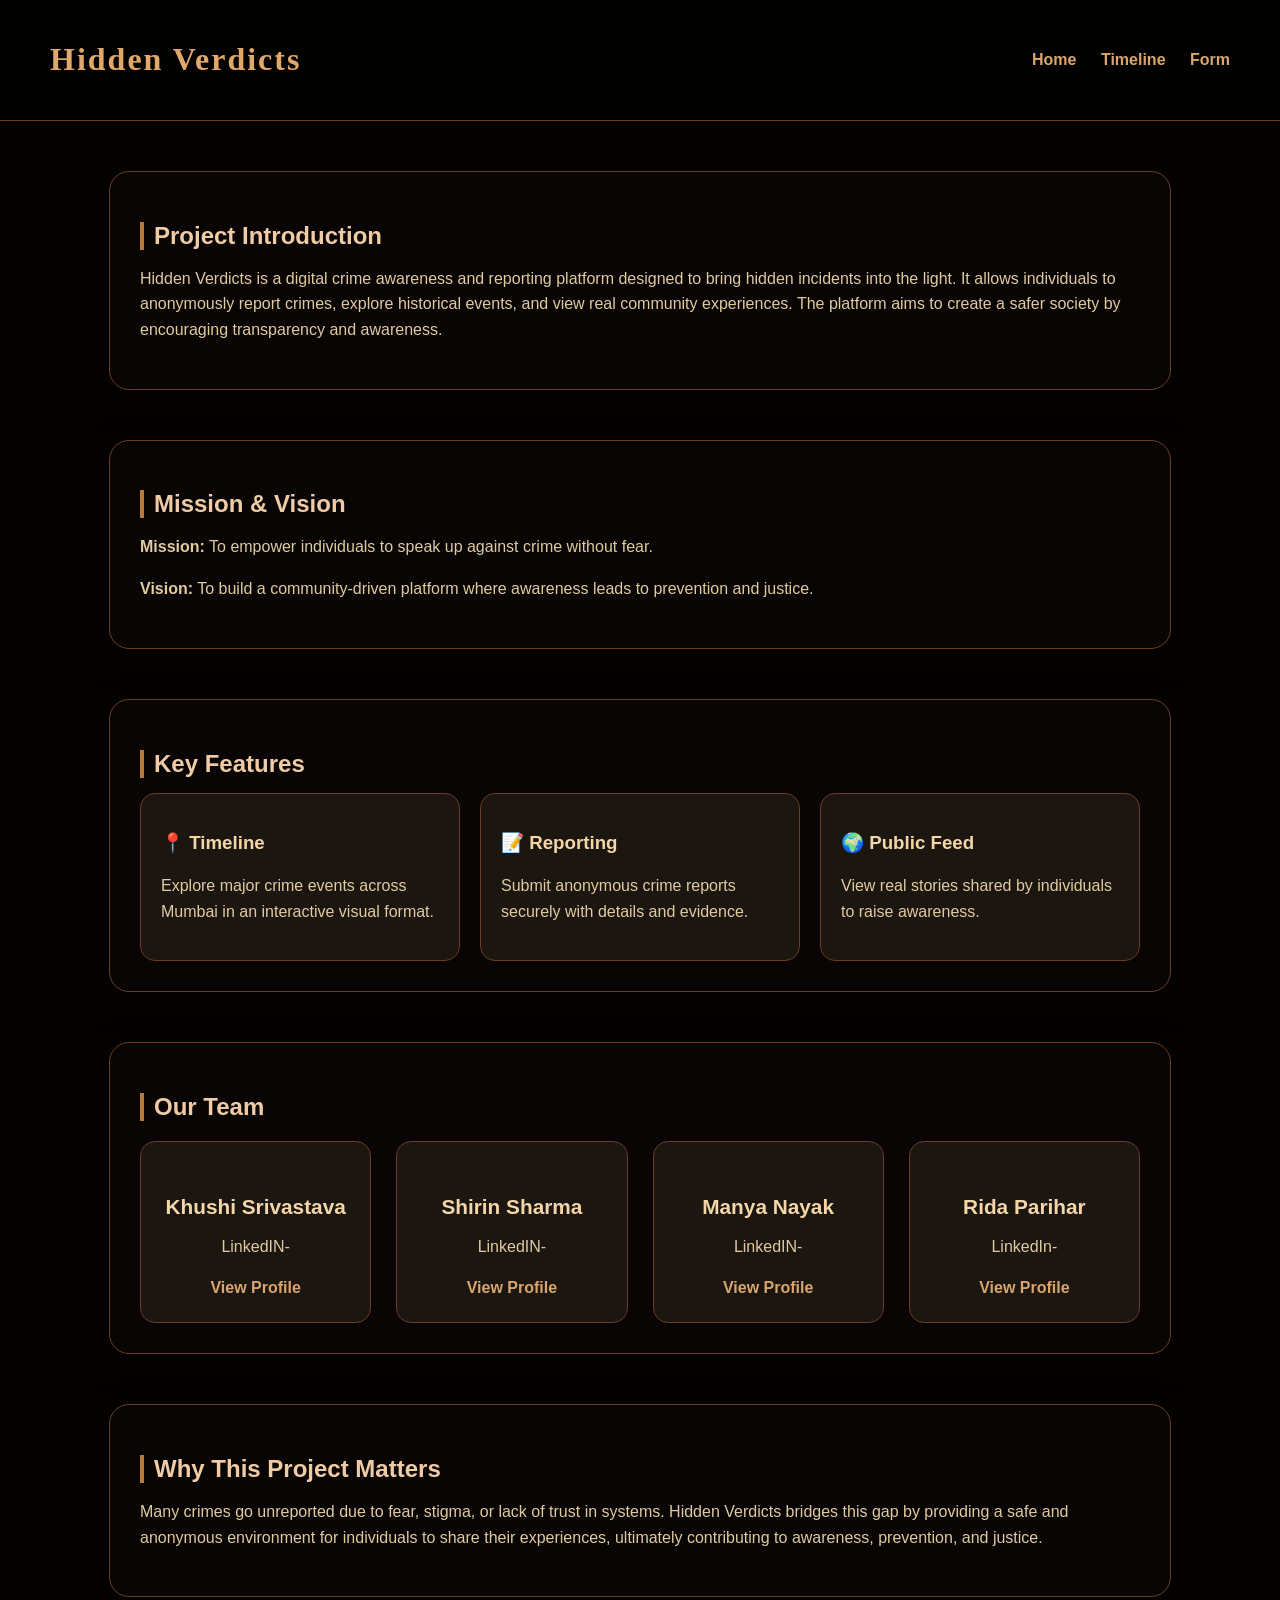
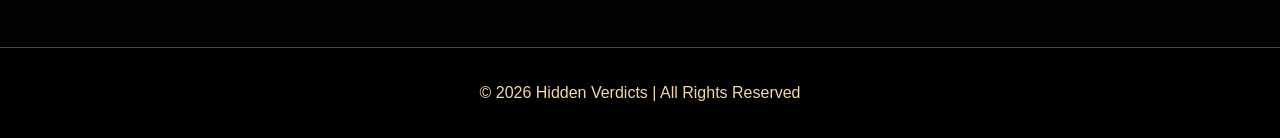
<file: about.html>
<!DOCTYPE html> 
<html lang="en">
<head>
<meta charset="UTF-8">
<meta name="viewport" content="width=device-width, initial-scale=1.0">
<title>About Us | Hidden Verdicts</title>

<style>
body{
  margin:0;
  font-family: 'Segoe UI', sans-serif;
  background:#050302;
  color:#f5d6a8;
}

/* NAVBAR */
header{
  display:flex;
  justify-content:space-between;
  align-items:center;
  padding:20px 50px;
  background:rgba(0,0,0,0.8);
  border-bottom:1px solid #6a3e22;
}

header h1{
  color:#e0a86a;
  letter-spacing:2px;
}

nav a{
  color:#d9a56c;
  margin-left:20px;
  text-decoration:none;
  font-weight:600;
}

nav a:hover{
  color:#fff;
}

/* SECTION STYLING */
.section{
  max-width:1000px;
  margin:50px auto;
  padding:30px;
  background:rgba(10,7,5,0.7);
  border-radius:20px;
  border:1px solid #6a3e22;
  box-shadow:0 10px 30px rgba(0,0,0,0.5);
}

.section h2{
  color:#f0cca6;
  margin-bottom:15px;
  border-left:4px solid #b87a3c;
  padding-left:10px;
}

.section p{
  line-height:1.6;
  color:#e0cba0;
}

/* FEATURES GRID */
.features{
  display:grid;
  grid-template-columns:repeat(auto-fit,minmax(250px,1fr));
  gap:20px;
}

.feature-box{
  padding:20px;
  border-radius:15px;
  background:#1c1610;
  border:1px solid #6a3e22;
  transition:0.3s;
}

.feature-box:hover{
  transform:translateY(-5px);
  border-color:#d17e42;
}

/* TEAM */
.team{
  display:grid;
  grid-template-columns: repeat(auto-fit, minmax(220px, 1fr));
  gap:25px;
  margin-top:20px;
}

.member{
  text-align:center;
  background:#1c1610;
  padding:25px 20px;
  border-radius:15px;
  border:1px solid #6a3e22;
  transition:0.3s ease;
}

.member:hover{
  transform:translateY(-5px);
  border-color:#d17e42;
}

.member h4{
  color:#f5d6a8;
  margin-bottom:15px;
  font-size:1.3rem;
}

.member p{
  margin:10px 0;
  color:#e0cba0;
}

.member a{
  display:inline-block;
  margin-top:10px;
  color:#d9a56c;
  text-decoration:none;
  font-weight:600;
}

.member a:hover{
  color:#fff;
}

/* FOOTER */
footer{
  text-align:center;
  padding:20px;
  background:#000;
  border-top:1px solid #6a3e22;
  margin-top:40px;
}
</style>
</head>

<body>

<header>
  <h1 style="font-family: Grestal Script;">Hidden Verdicts</h1>
  <nav>
    <a href="index.html">Home</a>
    <a href="timeline.html">Timeline</a>
    <a href="form_wp project.html">Form</a>
  </nav>
</header>

<!-- PROJECT INTRO -->
<div class="section">
  <h2>Project Introduction</h2>
  <p>
    Hidden Verdicts is a digital crime awareness and reporting platform designed to bring hidden incidents into the light. 
    It allows individuals to anonymously report crimes, explore historical events, and view real community experiences. 
    The platform aims to create a safer society by encouraging transparency and awareness.
  </p>
</div>

<!-- MISSION & VISION -->
<div class="section">
  <h2>Mission & Vision</h2>
  <p><strong>Mission:</strong> To empower individuals to speak up against crime without fear.</p>
  <p><strong>Vision:</strong> To build a community-driven platform where awareness leads to prevention and justice.</p>
</div>

<!-- FEATURES -->
<div class="section">
  <h2>Key Features</h2>
  <div class="features">
    <div class="feature-box">
      <h3>📍 Timeline</h3>
      <p>Explore major crime events across Mumbai in an interactive visual format.</p>
    </div>
    <div class="feature-box">
      <h3>📝 Reporting</h3>
      <p>Submit anonymous crime reports securely with details and evidence.</p>
    </div>
    <div class="feature-box">
      <h3>🌍 Public Feed</h3>
      <p>View real stories shared by individuals to raise awareness.</p>
    </div>
  </div>
</div>

<!-- TEAM -->
<div class="section">
  <h2>Our Team</h2>
  <div class="team">
     <div class="member">
      <h4>Khushi Srivastava</h4>
      <p> LinkedIN-</p>
        <a href="https://www.linkedin.com/in/khushi-srivastava-50b125215/" target="_blank"> View Profile </a><br>
        
     </div>

    <div class="member">
      <h4>Shirin Sharma</h4>
      <p>LinkedIN-</p>
        <a href="https://www.linkedin.com/in/shirin-sharma-4b5b26319/"target="_blank">View Profile</a><br>
    </div>
    
    <div class="member">
      <h4>Manya Nayak</h4>
      <p>LinkedIN-</p>
        <a href="https://www.linkedin.com/in/manya-nayak-5b4a0a316/" target="_blank"> View Profile</a><br>
    </div>

    <div class="member">
    <h4>Rida Parihar</h4>
    <p>LinkedIn-</p>
    <a href="https://www.linkedin.com/in/rida-parihar-3b5736322/" target="_blank">
        View Profile
    </a>
    </div>
    


  </div>
</div>

<!-- WHY THIS PROJECT -->
<div class="section">
  <h2>Why This Project Matters</h2>
  <p>
    Many crimes go unreported due to fear, stigma, or lack of trust in systems. 
    Hidden Verdicts bridges this gap by providing a safe and anonymous environment 
    for individuals to share their experiences, ultimately contributing to awareness, 
    prevention, and justice.
  </p>
</div>
<footer>
  <p>© 2026 Hidden Verdicts | All Rights Reserved</p>
</footer>

</body>
</html>
</file>
